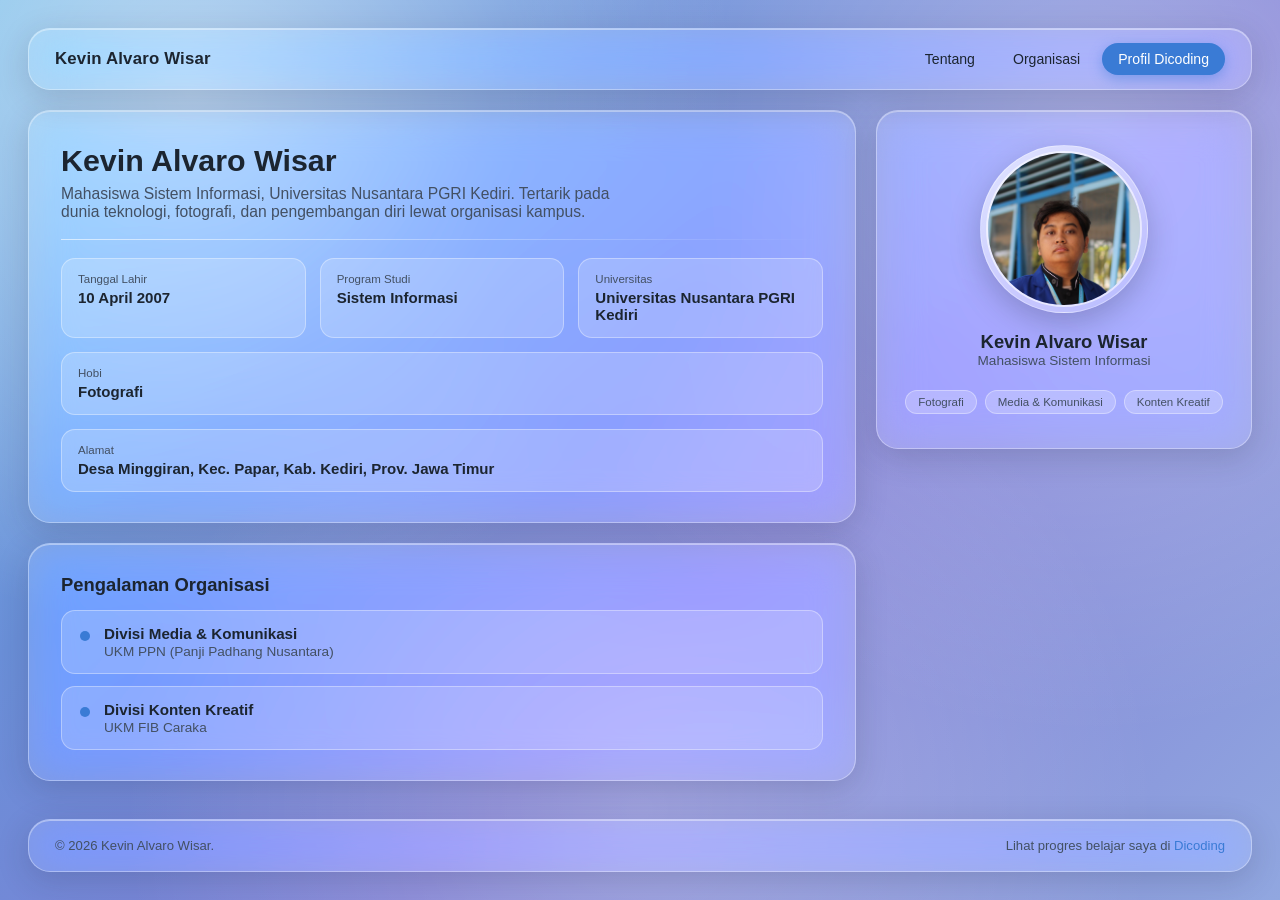
<file: tugas-2/index.html>
<!DOCTYPE html>
<html lang="id">
<head>
<meta charset="UTF-8">
<meta name="viewport" content="width=device-width, initial-scale=1.0">
<title>Kevin Alvaro Wisar — Profil</title>
<style>
  :root{
    --glass-bg: rgba(255,255,255,0.14);
    --glass-bg-strong: rgba(255,255,255,0.22);
    --glass-border: rgba(255,255,255,0.35);
    --text-main: #1c2530;
    --text-soft: #435063;
    --accent: #3a7bd5;
    --accent-2: #6fc3df;
  }

  *{ box-sizing: border-box; margin:0; padding:0; }

  html,body{
    min-height:100%;
    font-family: -apple-system, BlinkMacSystemFont, "SF Pro Text", "Segoe UI", Roboto, sans-serif;
    color: var(--text-main);
  }

  body{
    background:
      radial-gradient(circle at 15% 10%, rgba(255,255,255,0.5), transparent 40%),
      radial-gradient(circle at 85% 15%, rgba(255,255,255,0.35), transparent 45%),
      radial-gradient(circle at 50% 90%, rgba(255,255,255,0.25), transparent 50%),
      linear-gradient(135deg, #74b9e8 0%, #6a8fd8 30%, #7f7fd5 60%, #91a7e0 100%);
    background-attachment: fixed;
    min-height: 100vh;
    display:flex;
    flex-direction:column;
    padding: 28px;
  }

  /* ---------- reusable glass panel ---------- */
  .glass{
    background: var(--glass-bg);
    border: 1px solid var(--glass-border);
    border-radius: 22px;
    backdrop-filter: blur(22px) saturate(160%);
    -webkit-backdrop-filter: blur(22px) saturate(160%);
    box-shadow: 0 8px 32px rgba(31,38,60,0.18), inset 0 1px 0 rgba(255,255,255,0.4);
  }

  /* ---------- header ---------- */
  header{
    display:flex;
    align-items:center;
    justify-content:space-between;
    padding: 14px 26px;
    margin-bottom: 20px;
    position: sticky;
    top: 12px;
    z-index: 10;
  }

  header .brand{
    font-size: 1.05rem;
    font-weight: 600;
    letter-spacing: 0.2px;
  }

  header .brand span{ color: var(--accent); }

  nav ul{
    list-style:none;
    display:flex;
    gap: 6px;
  }

  nav a{
    display:inline-block;
    text-decoration:none;
    color: var(--text-main);
    font-size: 0.88rem;
    font-weight: 500;
    padding: 8px 16px;
    border-radius: 999px;
    transition: background 0.25s ease, transform 0.2s ease;
  }

  nav a:hover{
    background: var(--glass-bg-strong);
    transform: translateY(-1px);
  }

  nav a.cta{
    background: var(--accent);
    color: #fff;
    box-shadow: 0 4px 14px rgba(58,123,213,0.45);
  }

  nav a.cta:hover{ background:#3169bb; }

  /* ---------- layout ---------- */
  .layout{
    flex:1;
    display:flex;
    gap: 20px;
    align-items:flex-start;
    flex-wrap: wrap;
  }

  main{
    flex: 3 1 480px;
    display:flex;
    flex-direction:column;
    gap: 20px;
  }

  aside{
    flex: 1 1 260px;
    display:flex;
    flex-direction:column;
    align-items:center;
    gap: 18px;
    padding: 34px 24px;
    text-align:center;
    position: sticky;
    top: 100px;
  }

  aside .avatar-frame{
    width: 168px;
    height: 168px;
    border-radius: 50%;
    padding: 5px;
    background: linear-gradient(135deg, rgba(255,255,255,0.65), rgba(255,255,255,0.15));
    border: 1px solid var(--glass-border);
    box-shadow: 0 10px 30px rgba(31,38,60,0.25);
  }

  aside img{
    width: 100%;
    height: 100%;
    border-radius: 50%;
    object-fit: cover;
    display:block;
    border: 2px solid rgba(255,255,255,0.6);
  }

  aside h2{
    font-size: 1.15rem;
    font-weight: 600;
  }

  aside .role{
    font-size: 0.85rem;
    color: var(--text-soft);
  }

  aside .tag-row{
    display:flex;
    flex-wrap: wrap;
    justify-content:center;
    gap: 8px;
    margin-top: 4px;
  }

  aside .tag{
    font-size: 0.72rem;
    padding: 5px 12px;
    border-radius: 999px;
    background: var(--glass-bg-strong);
    border: 1px solid var(--glass-border);
    color: var(--text-soft);
  }

  /* ---------- article cards ---------- */
  article{
    padding: 30px 32px;
  }

  article h1{
    font-size: 1.9rem;
    font-weight: 700;
    line-height: 1.25;
    margin-bottom: 6px;
  }

  article .lede{
    color: var(--text-soft);
    font-size: 0.98rem;
    margin-bottom: 18px;
    max-width: 65ch;
  }

  .divider{
    height:1px;
    background: linear-gradient(to right, rgba(255,255,255,0.6), rgba(255,255,255,0));
    margin: 18px 0;
  }

  .info-grid{
    display:flex;
    flex-wrap: wrap;
    gap: 14px;
  }

  .info-item{
    flex: 1 1 220px;
    background: rgba(255,255,255,0.18);
    border: 1px solid var(--glass-border);
    border-radius: 14px;
    padding: 14px 16px;
  }

  .info-item .label{
    font-size: 0.72rem;
    color: var(--text-soft);
    margin-bottom: 4px;
  }

  .info-item .value{
    font-size: 0.94rem;
    font-weight: 600;
  }

  .exp-list{
    display:flex;
    flex-direction:column;
    gap: 12px;
  }

  .exp-item{
    display:flex;
    gap: 14px;
    align-items:flex-start;
    background: rgba(255,255,255,0.16);
    border: 1px solid var(--glass-border);
    border-radius: 14px;
    padding: 14px 18px;
  }

  .exp-dot{
    width: 10px;
    height: 10px;
    border-radius: 50%;
    background: var(--accent);
    margin-top: 6px;
    flex-shrink:0;
  }

  .exp-item h3{
    font-size: 0.95rem;
    font-weight: 600;
    margin-bottom: 2px;
  }

  .exp-item p{
    font-size: 0.85rem;
    color: var(--text-soft);
  }

  section.title-row{
    display:flex;
    align-items:baseline;
    justify-content:space-between;
    margin-bottom: 14px;
  }

  section.title-row h2{
    font-size: 1.15rem;
    font-weight: 600;
  }

  /* ---------- footer ---------- */
  footer{
    margin-top: 24px;
    padding: 18px 26px;
    display:flex;
    align-items:center;
    justify-content:space-between;
    flex-wrap: wrap;
    gap: 10px;
    font-size: 0.82rem;
    color: var(--text-soft);
  }

  footer a{ color: var(--accent); text-decoration:none; }
  footer a:hover{ text-decoration:underline; }

  @media (max-width: 720px){
    body{ padding: 16px; }
    header{ flex-direction:column; gap: 12px; align-items:flex-start; }
    nav ul{ flex-wrap: wrap; }
    aside{ position: static; }
  }
</style>
</head>
<body>

  <header class="glass">
    <div class="brand">Kevin Alvaro Wisar </div>
    <nav>
      <ul>
        <li><a href="#tentang">Tentang</a></li>
        <li><a href="#organisasi">Organisasi</a></li>
        <li><a href="https://www.dicoding.com/users/alvr_xyzar/academies" class="cta" target="_blank" rel="noopener">Profil Dicoding</a></li>
      </ul>
    </nav>
  </header>

  <div class="layout">

    <main>
      <article id="tentang" class="glass">
        <h1>Kevin Alvaro Wisar</h1>
        <p class="lede">Mahasiswa Sistem Informasi, Universitas Nusantara PGRI Kediri. Tertarik pada dunia teknologi, fotografi, dan pengembangan diri lewat organisasi kampus.</p>

        <div class="divider"></div>

        <div class="info-grid">
          <div class="info-item">
            <div class="label">Tanggal Lahir</div>
            <div class="value">10 April 2007</div>
          </div>
          <div class="info-item">
            <div class="label">Program Studi</div>
            <div class="value">Sistem Informasi</div>
          </div>
          <div class="info-item">
            <div class="label">Universitas</div>
            <div class="value">Universitas Nusantara PGRI Kediri</div>
          </div>
          <div class="info-item">
            <div class="label">Hobi</div>
            <div class="value">Fotografi</div>
          </div>
          <div class="info-item" style="flex-basis:100%;">
            <div class="label">Alamat</div>
            <div class="value">Desa Minggiran, Kec. Papar, Kab. Kediri, Prov. Jawa Timur</div>
          </div>
        </div>
      </article>

      <article id="organisasi" class="glass">
        <section class="title-row">
          <h2>Pengalaman Organisasi</h2>
        </section>
        <div class="exp-list">
          <div class="exp-item">
            <span class="exp-dot"></span>
            <div>
              <h3>Divisi Media &amp; Komunikasi</h3>
              <p>UKM PPN (Panji Padhang Nusantara)</p>
            </div>
          </div>
          <div class="exp-item">
            <span class="exp-dot"></span>
            <div>
              <h3>Divisi Konten Kreatif</h3>
              <p>UKM FIB Caraka</p>
            </div>
          </div>
        </div>
      </article>
    </main>

    <aside class="glass">
      <div class="avatar-frame">
        <img src="foto_crop.jpg" alt="Foto Kevin Alvaro Wisar">
      </div>
      <div>
        <h2>Kevin Alvaro Wisar</h2>
        <div class="role">Mahasiswa Sistem Informasi</div>
      </div>
      <div class="tag-row">
        <span class="tag">Fotografi</span>
        <span class="tag">Media &amp; Komunikasi</span>
        <span class="tag">Konten Kreatif</span>
      </div>
    </aside>

  </div>

  <footer class="glass">
    <div>&copy; 2026 Kevin Alvaro Wisar.</div>
    <div>Lihat progres belajar saya di <a href="https://www.dicoding.com/users/alvr_xyzar/academies" target="_blank" rel="noopener">Dicoding</a></div>
  </footer>

</body>
</html>
</file>
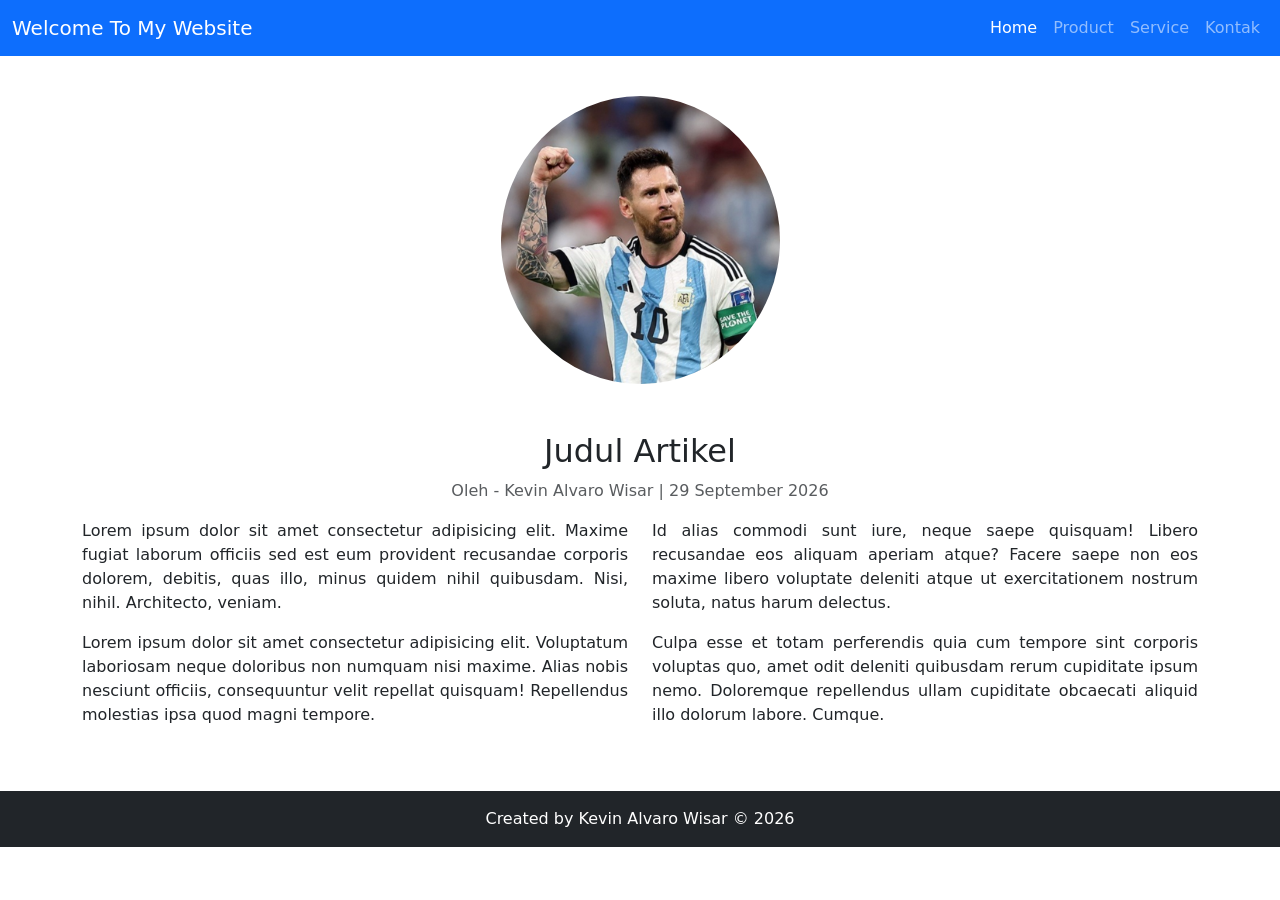
<file: web-bootstrap/index.html>
<!DOCTYPE html>
<html lang="en">

<head>
    <meta charset="UTF-8">
    <meta name="viewport" content="width=device-width, initial-scale=1.0">
    <title>Web Bootstrap</title>

    <!-- CSS Bootstrap -->
    <link href="https://cdn.jsdelivr.net/npm/bootstrap@5.3.8/dist/css/bootstrap.min.css"
        rel="stylesheet"
        integrity="sha384-sRIl4kxILFvY47J16cr9ZwB07vP4J8+LH7qKQnuqkuIAvNWLzeN8tE5YBujZqJLB"
        crossorigin="anonymous">

    <style>
        .text-justify {
            text-align: justify;
        }
    </style>
</head>

<body>

    <!-- Navbar -->
    <nav class="navbar navbar-expand-lg bg-primary navbar-dark fixed-top">

        <div class="container-fluid">

            <a class="navbar-brand" href="#">
                Welcome To My Website
            </a>

            <!-- Tombol Navbar Mobile -->
            <button class="navbar-toggler"
                type="button"
                data-bs-toggle="collapse"
                data-bs-target="#navbarNavAltMarkup"
                aria-controls="navbarNavAltMarkup"
                aria-expanded="false"
                aria-label="Toggle navigation">

                <span class="navbar-toggler-icon"></span>

            </button>

            <!-- Menu Navbar -->
            <div class="collapse navbar-collapse" id="navbarNavAltMarkup">

                <div class="navbar-nav ms-auto">

                    <a class="nav-link active" aria-current="page" href="#">
                        Home
                    </a>

                    <a class="nav-link" href="#">
                        Product
                    </a>

                    <a class="nav-link" href="#">
                        Service
                    </a>

                    <a class="nav-link" href="#">
                        Kontak
                    </a>

                </div>

            </div>

        </div>

    </nav>


    <!-- Foto / Hero -->
    <div class="container text-center mt-5 pt-5">

        <img src="img/messi.jpg"
            class="img-fluid rounded-circle w-25"
            alt="Foto Messi">

    </div>


    <!-- Artikel -->
    <main class="container my-5">

        <!-- Judul -->
        <h2 class="text-center">
            Judul Artikel
        </h2>

        <!-- Penulis -->
        <p class="text-muted text-center">
            Oleh - Kevin Alvaro Wisar | 29 September 2026
        </p>


        <!-- Dua Kolom Paragraf -->
        <div class="row g-4">

            <!-- Kolom Kiri -->
            <div class="col-12 col-md-6">

                <p class="text-justify">
                    Lorem ipsum dolor sit amet consectetur adipisicing elit.
                    Maxime fugiat laborum officiis sed est eum provident
                    recusandae corporis dolorem, debitis, quas illo, minus
                    quidem nihil quibusdam. Nisi, nihil. Architecto, veniam.
                </p>

                <p class="text-justify">
                    Lorem ipsum dolor sit amet consectetur adipisicing elit.
                    Voluptatum laboriosam neque doloribus non numquam nisi
                    maxime. Alias nobis nesciunt officiis, consequuntur velit
                    repellat quisquam! Repellendus molestias ipsa quod magni
                    tempore.
                </p>

            </div>


            <!-- Kolom Kanan -->
            <div class="col-12 col-md-6">

                <p class="text-justify">
                    Id alias commodi sunt iure, neque saepe quisquam!
                    Libero recusandae eos aliquam aperiam atque? Facere saepe
                    non eos maxime libero voluptate deleniti atque ut
                    exercitationem nostrum soluta, natus harum delectus.
                </p>

                <p class="text-justify">
                    Culpa esse et totam perferendis quia cum tempore sint
                    corporis voluptas quo, amet odit deleniti quibusdam rerum
                    cupiditate ipsum nemo. Doloremque repellendus ullam
                    cupiditate obcaecati aliquid illo dolorum labore. Cumque.
                </p>

            </div>

        </div>

    </main>


    <!-- Footer -->
    <footer class="bg-dark text-white text-center py-3">

        Created by Kevin Alvaro Wisar © 2026

    </footer>


    <!-- JavaScript Bootstrap -->
    <script src="https://cdn.jsdelivr.net/npm/bootstrap@5.3.8/dist/js/bootstrap.bundle.min.js"
        integrity="sha384-FKyoEForCGlyvwx9Hj09JcYn3nv7wiPVlz7YYwJrVfCXXK/BmnVDxM+D2scQbITxI"
        crossorigin="anonymous">
    </script>

</body>

</html>
</file>
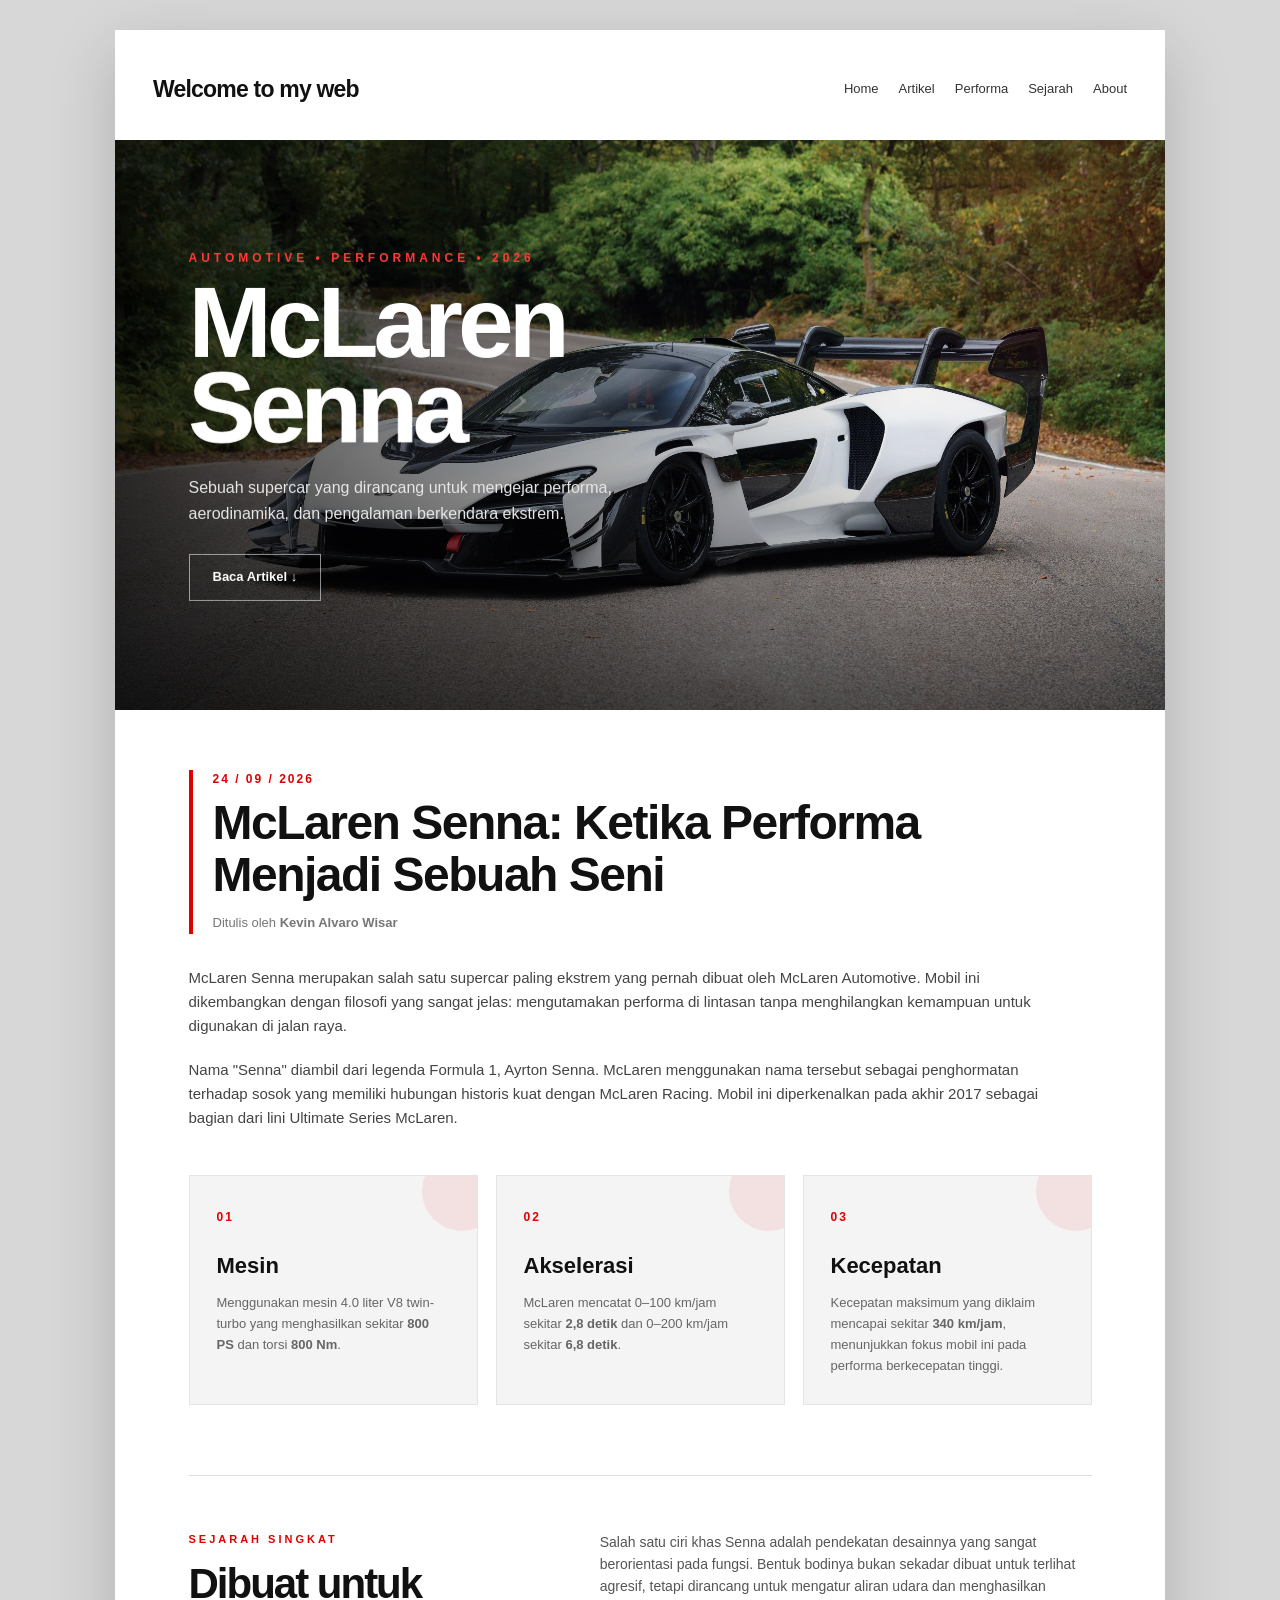
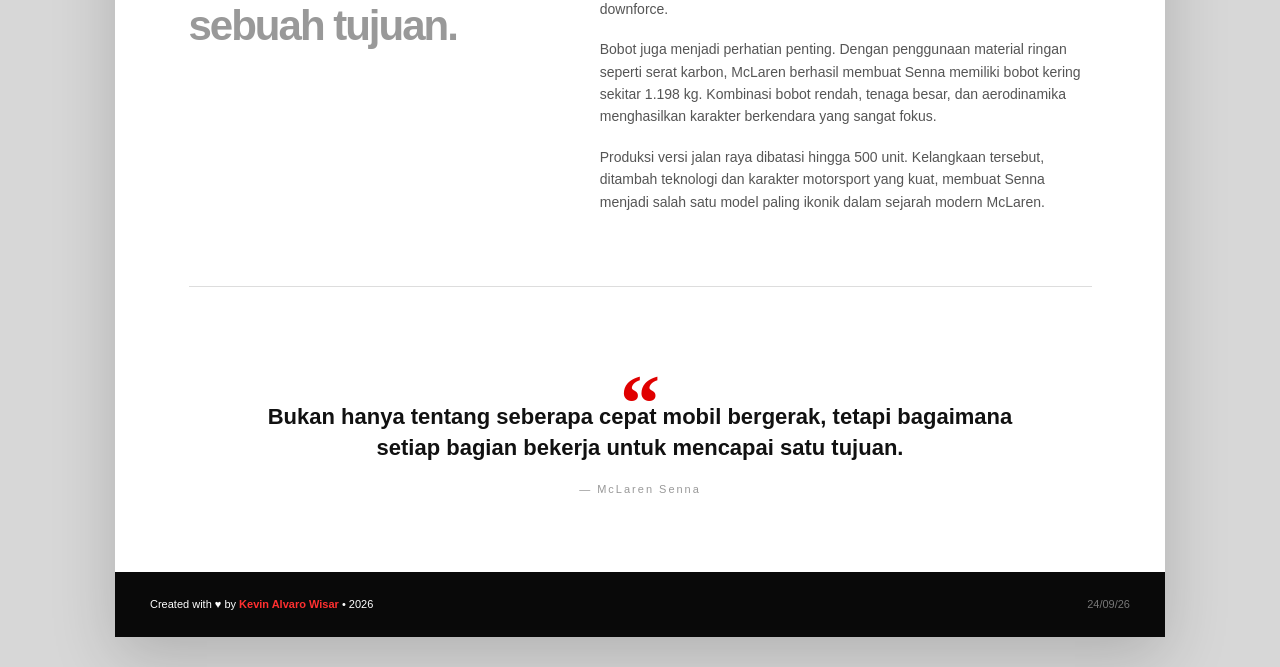
<file: web-css/index.html>
<!doctype html>
<html lang="id">
  <head>
    <meta charset="UTF-8" />
    <meta name="viewport" content="width=device-width, initial-scale=1.0" />
    <title>McLaren Senna | Kevin Alvaro Wisar</title>
    <link rel="stylesheet" href="css/style.css" />
  </head>
  <body>
    <div class="page">
      <header class="header">
        <div class="brand">Welcome to my web</div>
        <nav>
          <a href="#home">Home</a>
          <a href="#artikel">Artikel</a>
          <a href="#performa">Performa</a>
          <a href="#sejarah">Sejarah</a>
          <a href="#about">About</a>
        </nav>
      </header>

      <main>
        <section class="hero" id="home">
          <div class="hero-overlay"></div>
          <img src="img/3430571.jpg" alt="McLaren Senna" class="hero-image" />

          <div class="hero-content">
            <p class="eyebrow">AUTOMOTIVE • PERFORMANCE • 2026</p>
            <h1>McLaren<br /><span>Senna</span></h1>
            <p class="hero-text">
              Sebuah supercar yang dirancang untuk mengejar performa,
              aerodinamika, dan pengalaman berkendara ekstrem.
            </p>
            <a href="#artikel" class="button">Baca Artikel ↓</a>
          </div>
        </section>

        <article class="article" id="artikel">
          <div class="article-heading">
            <p class="date">24 / 09 / 2026</p>
            <h2>McLaren Senna: Ketika Performa Menjadi Sebuah Seni</h2>
            <p class="author">
              Ditulis oleh <strong>Kevin Alvaro Wisar</strong>
            </p>
          </div>

          <p>
            McLaren Senna merupakan salah satu supercar paling ekstrem yang
            pernah dibuat oleh McLaren Automotive. Mobil ini dikembangkan dengan
            filosofi yang sangat jelas: mengutamakan performa di lintasan tanpa
            menghilangkan kemampuan untuk digunakan di jalan raya.
          </p>

          <p>
            Nama "Senna" diambil dari legenda Formula 1, Ayrton Senna. McLaren
            menggunakan nama tersebut sebagai penghormatan terhadap sosok yang
            memiliki hubungan historis kuat dengan McLaren Racing. Mobil ini
            diperkenalkan pada akhir 2017 sebagai bagian dari lini Ultimate
            Series McLaren.
          </p>

          <section class="info-grid" id="performa">
            <div class="info-card">
              <span class="number">01</span>
              <h3>Mesin</h3>
              <p>
                Menggunakan mesin 4.0 liter V8 twin-turbo yang menghasilkan
                sekitar <strong>800 PS</strong> dan torsi
                <strong>800 Nm</strong>.
              </p>
            </div>

            <div class="info-card">
              <span class="number">02</span>
              <h3>Akselerasi</h3>
              <p>
                McLaren mencatat 0–100 km/jam sekitar
                <strong>2,8 detik</strong> dan 0–200 km/jam sekitar
                <strong>6,8 detik</strong>.
              </p>
            </div>

            <div class="info-card">
              <span class="number">03</span>
              <h3>Kecepatan</h3>
              <p>
                Kecepatan maksimum yang diklaim mencapai sekitar
                <strong>340 km/jam</strong>, menunjukkan fokus mobil ini pada
                performa berkecepatan tinggi.
              </p>
            </div>
          </section>

          <section class="history" id="sejarah">
            <div>
              <p class="section-label">SEJARAH SINGKAT</p>
              <h2>Dibuat untuk<br /><span>sebuah tujuan.</span></h2>
            </div>

            <div class="history-text">
              <p>
                Salah satu ciri khas Senna adalah pendekatan desainnya yang
                sangat berorientasi pada fungsi. Bentuk bodinya bukan sekadar
                dibuat untuk terlihat agresif, tetapi dirancang untuk mengatur
                aliran udara dan menghasilkan downforce.
              </p>
              <p>
                Bobot juga menjadi perhatian penting. Dengan penggunaan material
                ringan seperti serat karbon, McLaren berhasil membuat Senna
                memiliki bobot kering sekitar 1.198 kg. Kombinasi bobot rendah,
                tenaga besar, dan aerodinamika menghasilkan karakter berkendara
                yang sangat fokus.
              </p>
              <p>
                Produksi versi jalan raya dibatasi hingga 500 unit. Kelangkaan
                tersebut, ditambah teknologi dan karakter motorsport yang kuat,
                membuat Senna menjadi salah satu model paling ikonik dalam
                sejarah modern McLaren.
              </p>
            </div>
          </section>

          <div class="quote">
            <span>“</span>
            Bukan hanya tentang seberapa cepat mobil bergerak, tetapi bagaimana
            setiap bagian bekerja untuk mencapai satu tujuan.
            <small>— McLaren Senna</small>
          </div>
        </article>
      </main>

      <footer id="about">
        <p>Created with ♥ by <strong>Kevin Alvaro Wisar</strong> • 2026</p>
        <p class="footer-date">24/09/26</p>
      </footer>
    </div>
  </body>
</html>
</file>
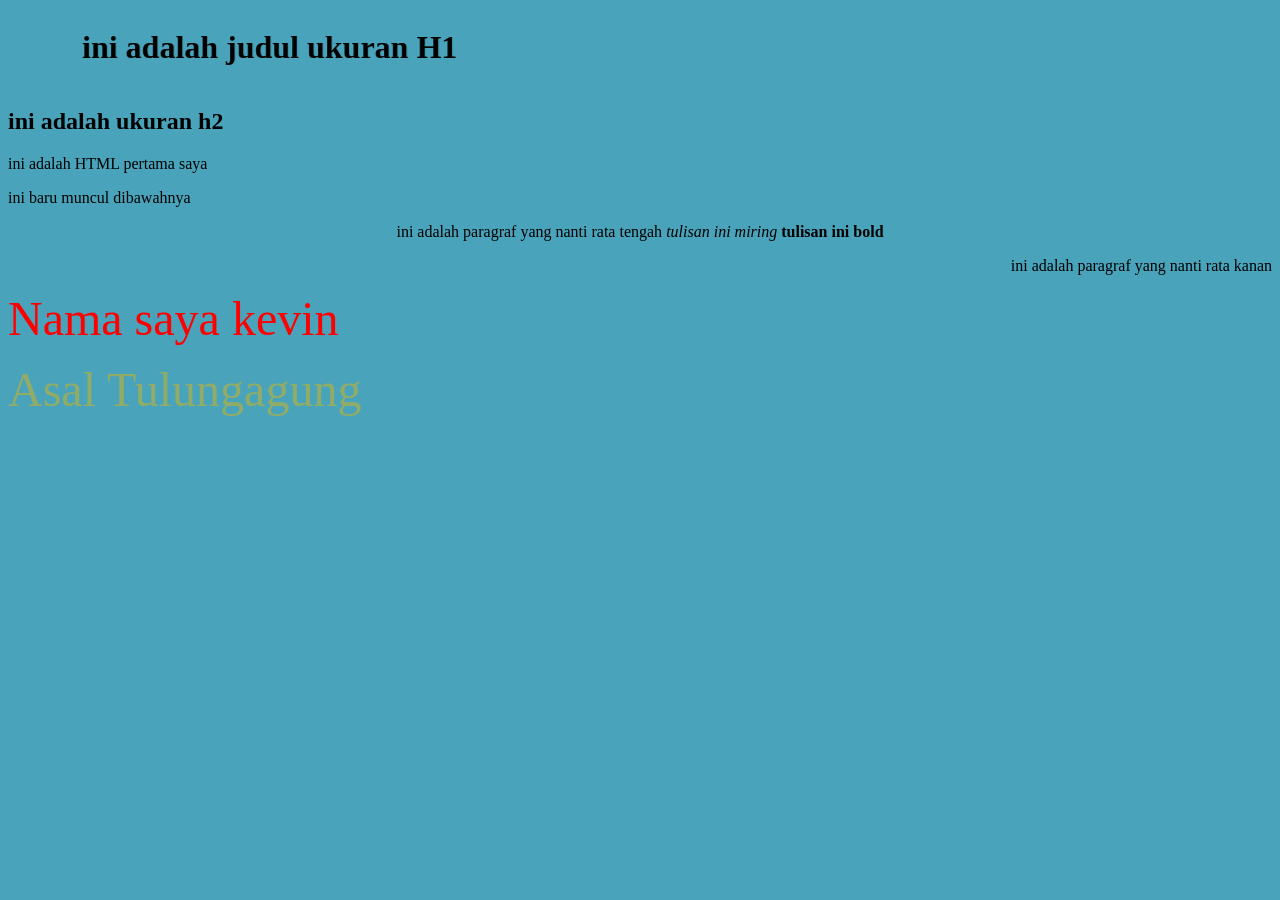
<file: tugas 1/tugas1.html>
<html>
    <head>
         <title>HTML Tugas 1</title>
    </head>

    <body bgcolor="#49A4BB">

        <marquee behavior="alternate" direction="right">
               <h1> ini adalah judul ukuran H1</h1>
        </marquee>
       
        <h2> ini adalah ukuran h2</h2>
        <P>ini adalah HTML pertama saya </P>
        <p> ini baru muncul dibawahnya</p>
        <P align="center"> ini adalah paragraf yang nanti rata tengah <i> tulisan ini miring </i>  <B> tulisan ini bold</B></P>
        <P align="right"> ini adalah paragraf yang nanti rata kanan </P>
       <p> <font size="20" color = "red"> Nama saya kevin</font></p>
        <p><font size="20" color = "#91AC67"> Asal Tulungagung</font> </p>
    </body>
</html>
</file>
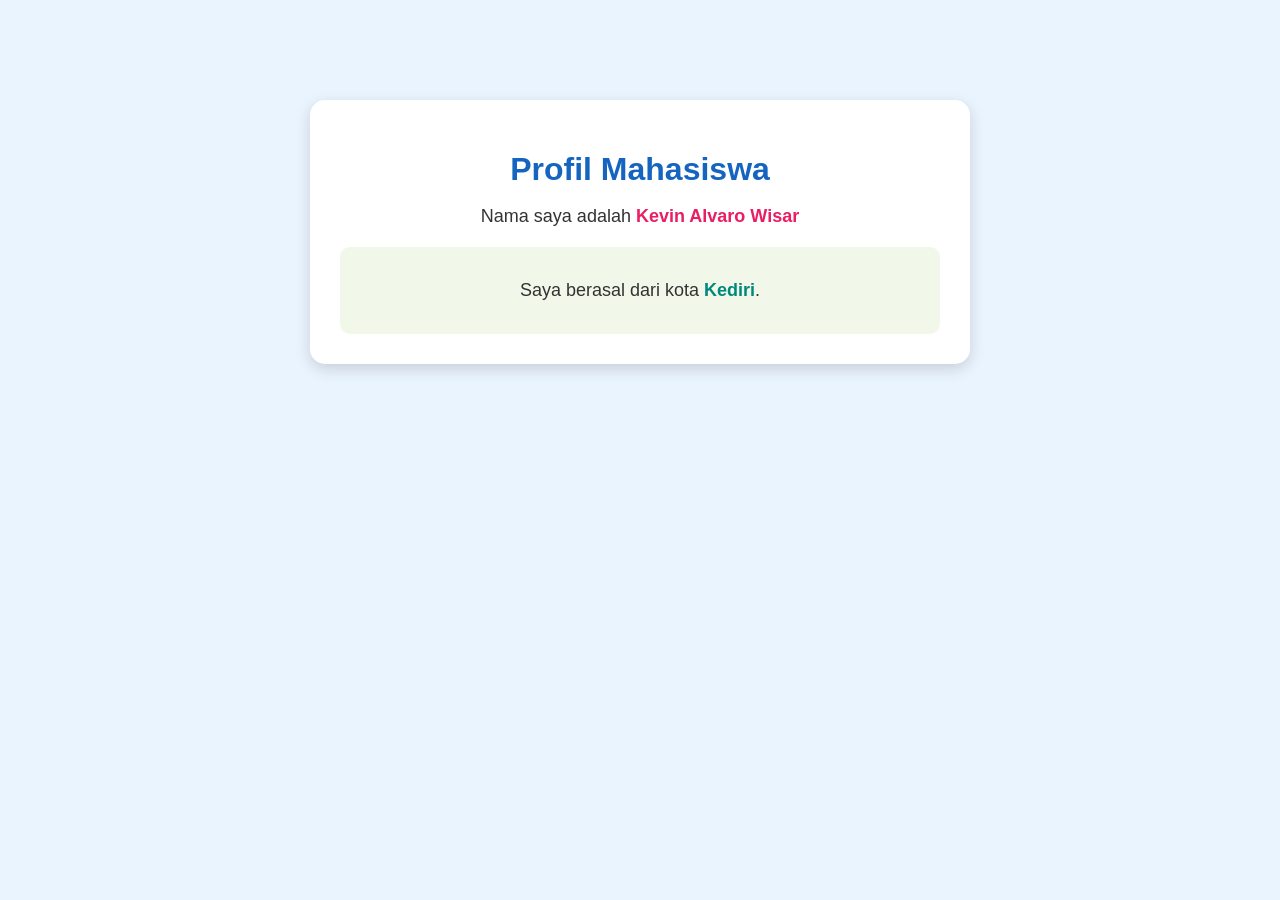
<file: tugas3/tugas-css1.html>
<!doctype html>
<html lang="id">
  <head>
    <meta charset="UTF-8" />
    <meta name="viewport" content="width=device-width, initial-scale=1.0" />
    <title>Tugas CSS</title>

    <style>
      body {
        background-color: #eaf4ff;
        font-family: Arial, sans-serif;
        margin: 0;
        padding: 0;
      }

      .container {
        width: 80%;
        max-width: 600px;
        margin: 100px auto;
        background-color: white;
        padding: 30px;
        text-align: center;
        border-radius: 15px;
        box-shadow: 0 5px 15px rgba(0, 0, 0, 0.15);
      }

      h1 {
        color: #1565c0;
        margin-bottom: 10px;
      }

      p {
        color: #333333;
        font-size: 18px;
      }

      .nama {
        color: #e91e63;
        font-weight: bold;
      }

      .kota {
        color: #00897b;
        font-weight: bold;
      }

      .info {
        background-color: #f1f8e9;
        padding: 15px;
        border-radius: 10px;
        margin-top: 20px;
      }
    </style>
  </head>

  <body>
    <div class="container">
      <h1>Profil Mahasiswa</h1>

      <p>
        Nama saya adalah
        <span class="nama">Kevin Alvaro Wisar</span>
      </p>

      <div class="info">
        <p>
          Saya berasal dari kota
          <span class="kota">Kediri</span>.
        </p>
      </div>
    </div>
  </body>
</html>
</file>
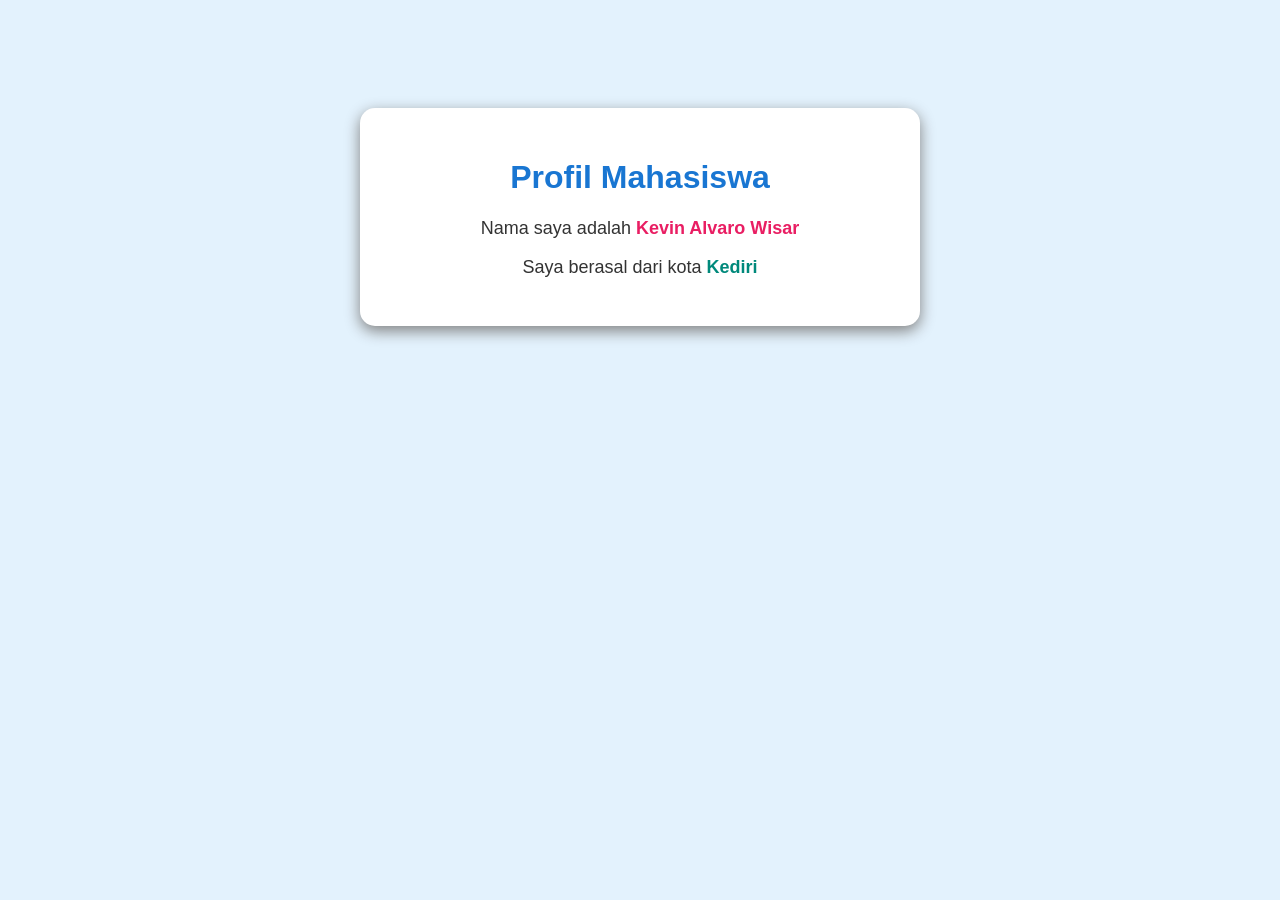
<file: tugas3/tugas-css2.html>
<!doctype html>
<html lang="id">
  <head>
    <meta charset="UTF-8" />
    <meta name="viewport" content="width=device-width, initial-scale=1.0" />

    <title>Tugas CSS 2</title>

    <link rel="stylesheet" href="style.css" />
  </head>

  <body>
    <div class="container">
      <h1>Profil Mahasiswa</h1>

      <p>
        Nama saya adalah
        <span class="nama">Kevin Alvaro Wisar</span>
      </p>

      <p>
        Saya berasal dari kota
        <span class="kota">Kediri</span>
      </p>
    </div>
  </body>
</html>
</file>
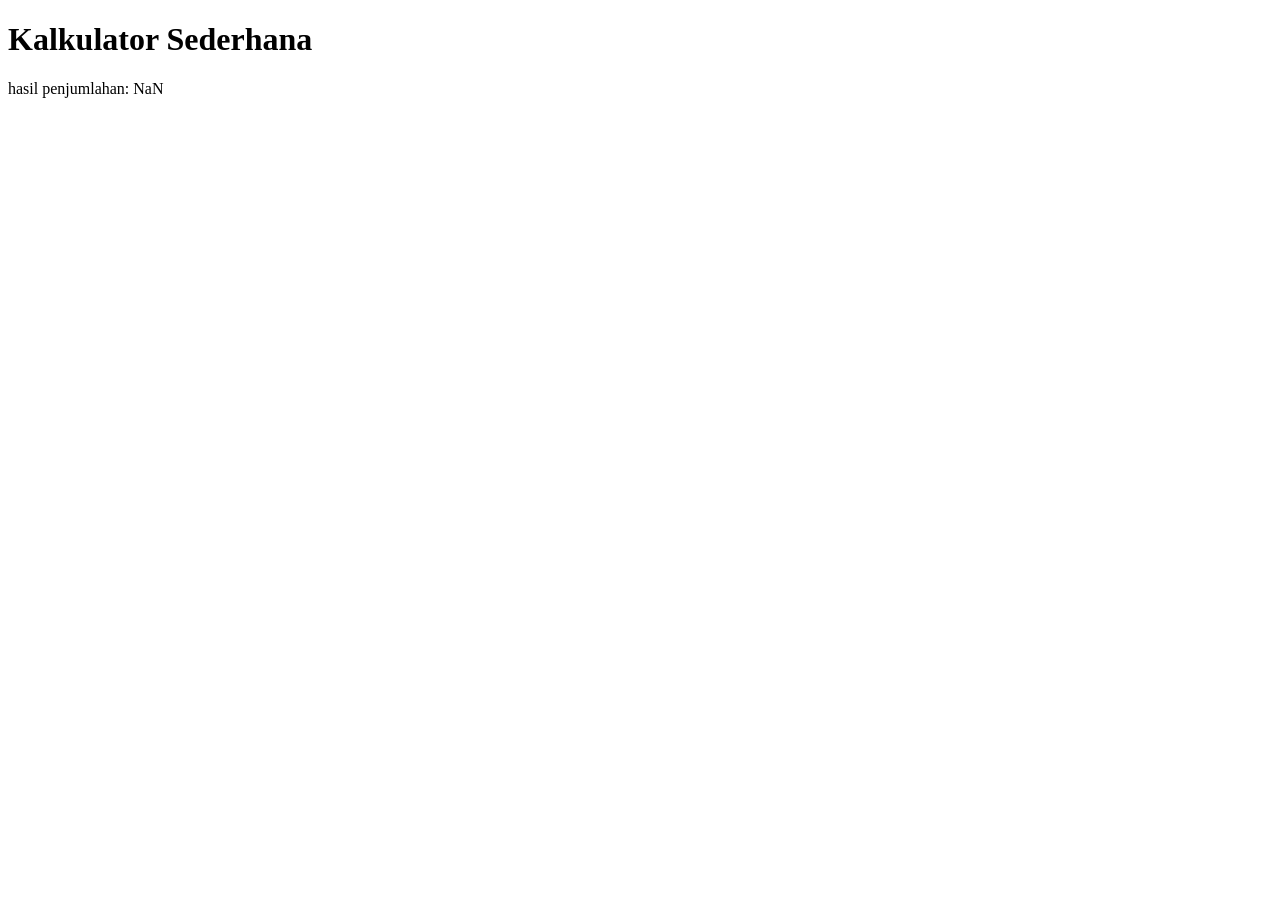
<file: web-javascript/web-javascript/calculator-js.html>
<!DOCTYPE html>
<html lang="en">
<head>
    <meta charset="UTF-8">
    <meta name="viewport" content="width=device-width, initial-scale=1.0">
    <title>Kalkulator Sederhana</title>
</head>
<body>
    <h1>Kalkulator Sederhana</h1>

    <script>
        // Mengambil input dan langsung mengubahnya menjadi tipe data angka (parseFloat / Number)
        let angka1 = parseFloat(prompt("Masukkan angka pertama:"));
        let angka2 = parseFloat(prompt("Masukkan angka kedua:"));
        
        let penjumlahan = parseFloat(angka1) + parseFloat(angka2);

        document.write("hasil penjumlahan: " + penjumlahan);
        

    </script>
</body>
</html>
</file>
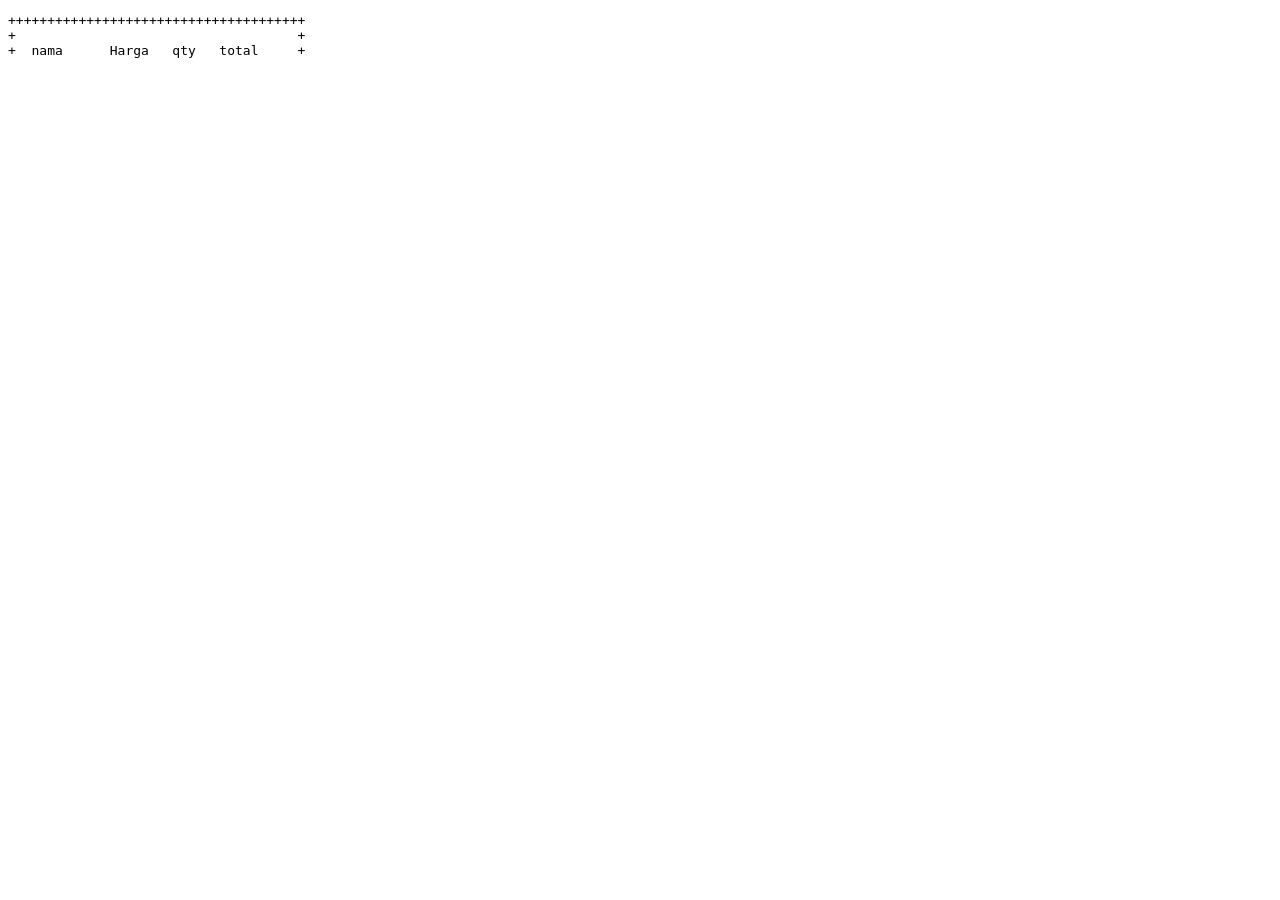
<file: web-javascript/web-javascript/kasir-js.html>
<!DOCTYPE html>
<html lang="id">
<head>
    <meta charset="UTF-8">
    <meta name="viewport" content="width=device-width, initial-scale=1.0">
    <title>KASIR-JS</title>
</head>
<body>

    <script>
        // 1. Mengambil input via pop-up prompt
        let nama = prompt("Masukkan nama barang:");
        let harga = parseFloat(prompt("Masukkan harga barang:"));
        let qty = parseInt(prompt("Masukkan jumlah beli (qty):"));

        // 2. Perhitungan total dan diskon (> 50.000 dapat diskon 10%)
        let totalBelanja = harga * qty;
        let diskon = 0;

        if (totalBelanja > 50000) {
            diskon = totalBelanja * 0.10;
        }

        let pembayaran = totalBelanja - diskon;

        // 3. Format angka ke gaya Indonesia
        let fHarga = harga.toLocaleString('id-ID');
        let fTotal = totalBelanja.toLocaleString('id-ID');
        let fDiskon = diskon.toLocaleString('id-ID');
        let fBayar = pembayaran.toLocaleString('id-ID');

        // 4. Menampilkan struk ke halaman web menggunakan document.write dan <pre>
        document.write("<pre>");
        document.write("++++++++++++++++++++++++++++++++++++++\n");
        document.write("+                                    +\n");
        document.write("+  nama      Harga   qty   total     +\n");
        document.write("+  " + nama.padEnd(10) + "  " + fHarga.padEnd(7) + "  " + qty.toString().padEnd(3) + "   " + fTotal.padEnd(8) + " +\n");
        document.write("+                                    +\n");
        document.write("+  total belanja   " + fTotal.padEnd(10) + " +\n");
        document.write("+  diskon          " + fDiskon.padEnd(10) + " +\n");
        document.write("+  pembayaran      " + fBayar.padEnd(10) + " +\n");
        document.write("+                                    +\n");
        document.write("++++++++++++++++++++++++++++++++++++++");
        document.write("</pre>");
    </script>

</body>
</html>
</file>
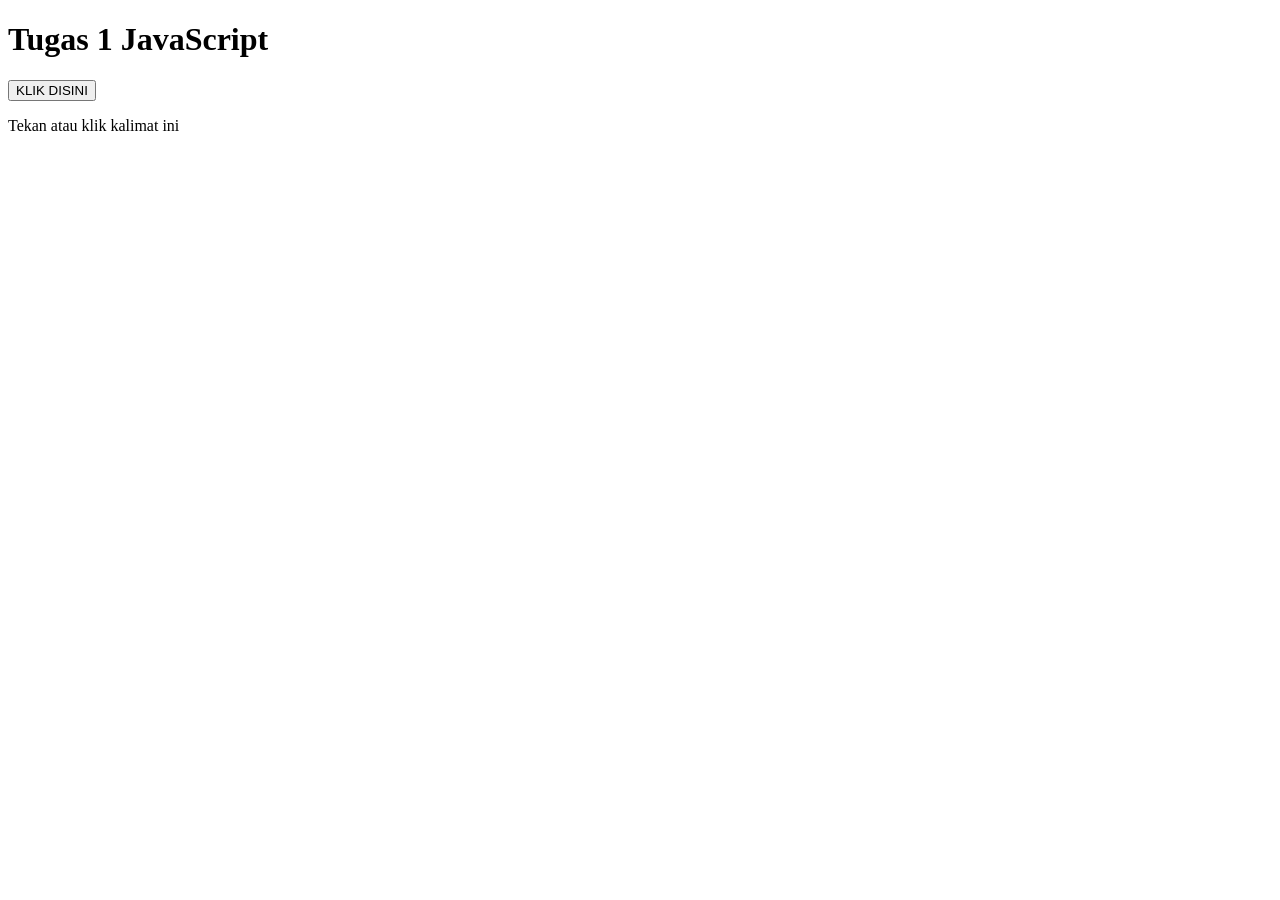
<file: web-javascript/web-javascript/tugas1-js.html>
<!DOCTYPE html>
<html lang="en">
<head>
    <meta charset="UTF-8">
    <meta name="viewport" content="width=device-width, initial-scale=1.0">
    <title>Tugas 1 JS</title>
</head>
<body>
    <h1>Tugas 1 JavaScript</h1>

    <!-- penulisan js dengan inline -->
     <button onclick="alert('Tombol di tekan!')">KLIK DISINI</button>

     <p onclick="alert('kalimat ini di klik')">Tekan atau klik kalimat ini</p>

    <!-- contoh penulisan JS eksternal JS-->
    <script type="text/javascript" src="my.js">
    </script>
</body>
</html>
</file>
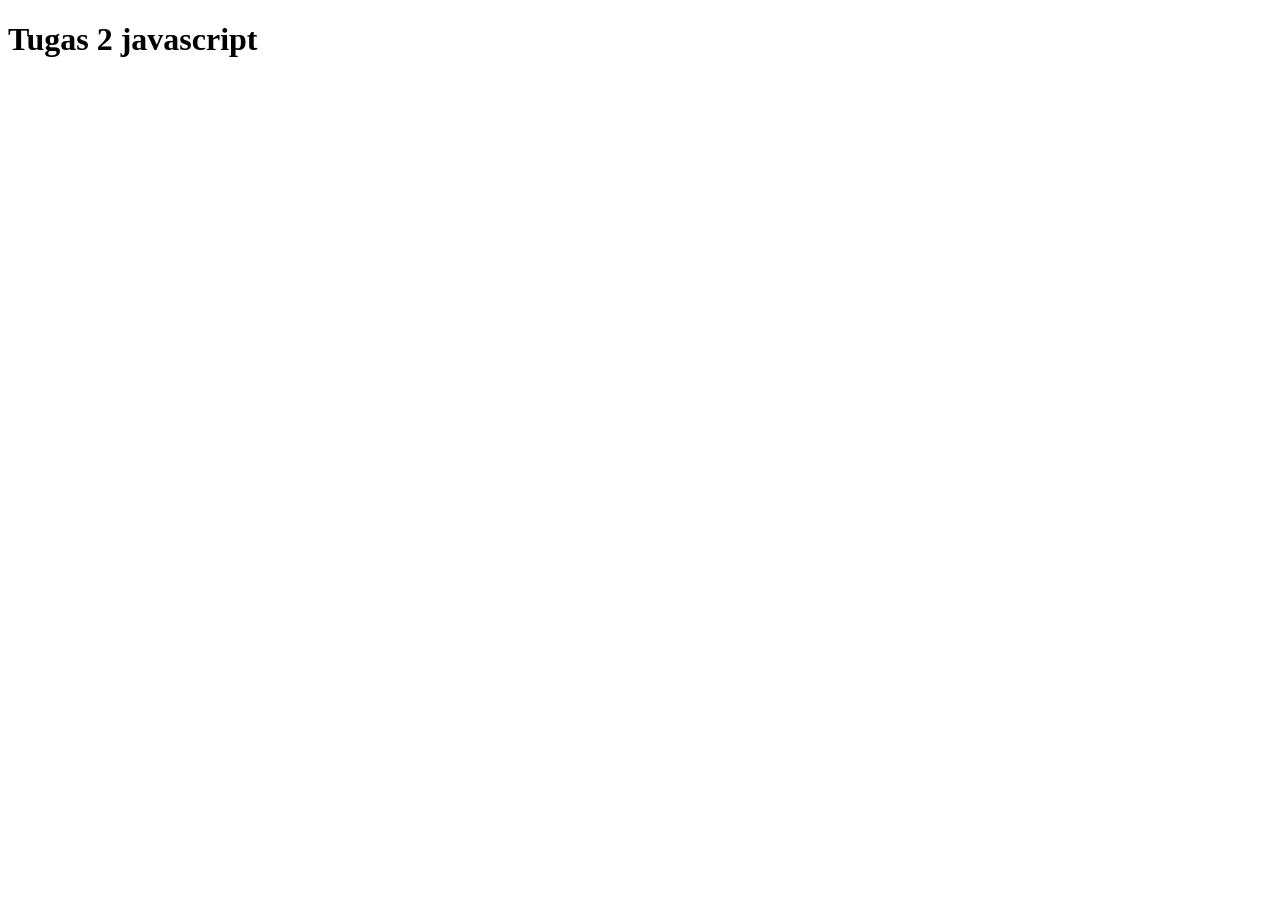
<file: web-javascript/web-javascript/tugas2-js.html>
<!DOCTYPE html>
<html lang="en">
<head>
    <meta charset="UTF-8">
    <meta name="viewport" content="width=device-width, initial-scale=1.0">
    <title>Tugas 2 javascript</title>
</head>
<body>
    <h1>Tugas 2 javascript</h1>

    <script type="text/javascript">
        var nama = kevin 
        var umur = 20 
        let alamat = "kediri"
     
        const PHI = 3.14;

    </script>
  
    
</body>
</html>
</file>
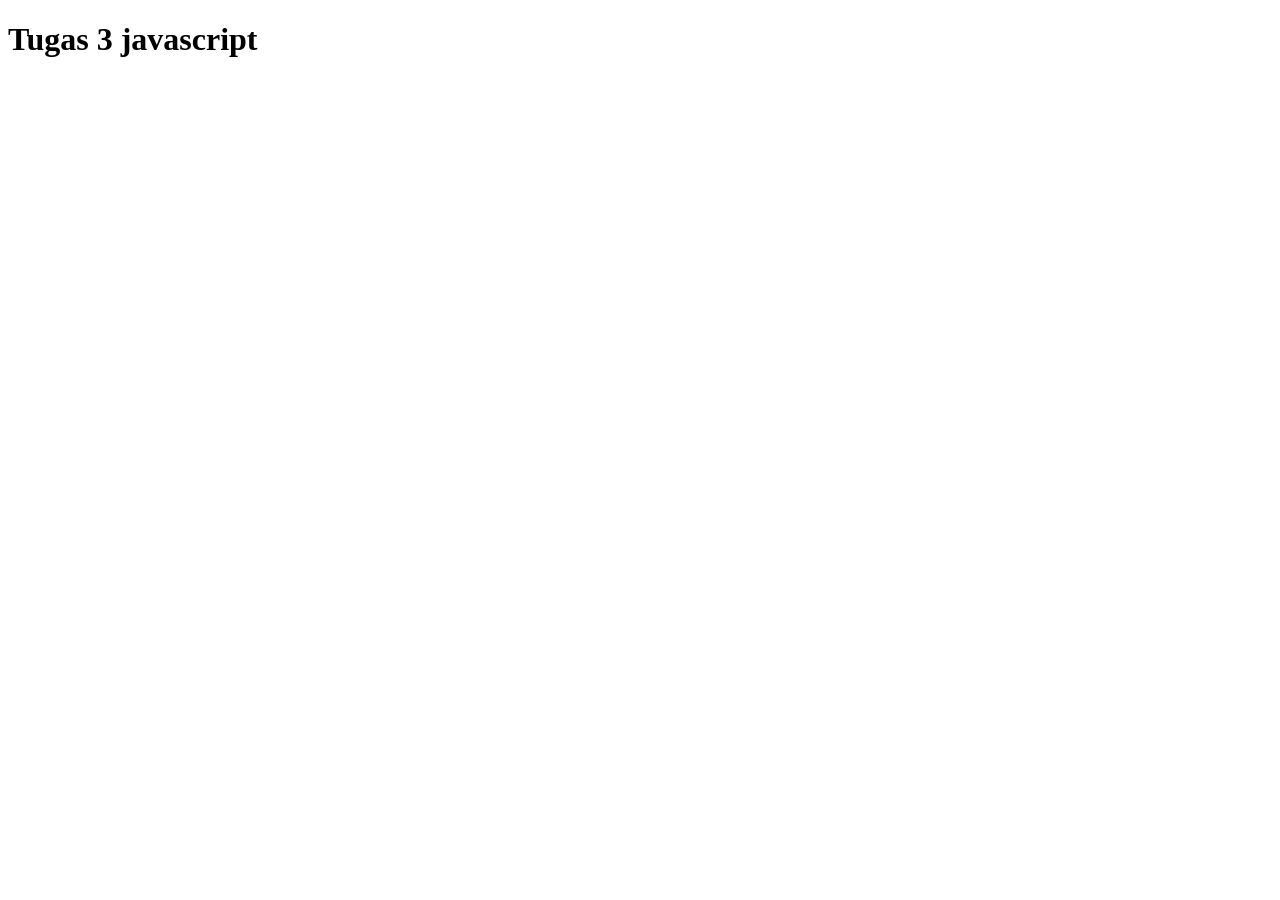
<file: web-javascript/web-javascript/tugas3-js.html>
<!DOCTYPE html>
<html lang="en">
<head>
    <meta charset="UTF-8">
    <meta name="viewport" content="width=device-width, initial-scale=1.0">
    <title>Tugas 3 javascript</title>
</head>
<body>
    <h1>Tugas 3 javascript</h1>

    <script type="text/javascript">
        document.write("<p>Hasil penjumlahan: " + hasil1 + "</p>");
        console.log("Hasil penjumlahan:", hasil1);
        
    </script>
</body>
</html>
</file>
<file: web-css/css/style.css>
* {
    margin: 0;
    padding: 0;
    box-sizing: border-box;
}

html {
    scroll-behavior: smooth;
}

body {
    font-family: Arial, Helvetica, sans-serif;
    background: #d7d7d7;
    color: #111;
    line-height: 1.6;
}

/* Container utama */
.page {
    width: min(100% - 40px, 1050px);
    margin: 30px auto;
    background: #fff;
    box-shadow: 0 20px 60px rgba(0, 0, 0, 0.18);
    overflow: hidden;
}



.header {
    min-height: 110px;
    padding: 28px 38px 20px;
    background: #fff;
    display: flex;
    align-items: center;
    justify-content: space-between;
    gap: 30px;
    position: relative;
    z-index: 10;
}

.brand {
    font-size: 23px;
    font-weight: 800;
    letter-spacing: -0.8px;
}

nav {
    display: flex;
    gap: 20px;
}

nav a {
    color: #333;
    text-decoration: none;
    font-size: 13px;
    position: relative;
    transition: 0.3s ease;
}

nav a::after {
    content: "";
    position: absolute;
    left: 0;
    bottom: -7px;
    width: 0;
    height: 2px;
    background: #e00000;
    transition: 0.3s ease;
}

nav a:hover {
    color: #e00000;
}

nav a:hover::after {
    width: 100%;
}



.hero {
    height: 570px;
    position: relative;
    overflow: hidden;
    background: #111;
}

.hero-image {
    width: 100%;
    height: 100%;
    object-fit: cover;
    display: block;
    animation: slowZoom 12s ease-in-out infinite alternate;
}

.hero-overlay {
    position: absolute;
    inset: 0;
    z-index: 1;
    background:
        linear-gradient(90deg, rgba(0,0,0,.78) 0%, rgba(0,0,0,.40) 38%, rgba(0,0,0,.05) 75%),
        linear-gradient(0deg, rgba(0,0,0,.55), transparent 45%);
}

.hero::after {
    content: "";
    position: absolute;
    width: 280px;
    height: 280px;
    border-radius: 50%;
    background: rgba(255, 0, 0, 0.16);
    filter: blur(80px);
    right: -80px;
    top: -80px;
    z-index: 2;
    animation: floatGlow 5s ease-in-out infinite;
}

.hero-content {
    position: absolute;
    z-index: 3;
    left: 7%;
    top: 50%;
    transform: translateY(-50%);
    color: white;
    max-width: 540px;
    animation: revealUp 1s ease both;
}

.eyebrow {
    font-size: 12px;
    letter-spacing: 4px;
    color: #ff3838;
    font-weight: bold;
    margin-bottom: 12px;
}

.hero h1 {
    font-size: clamp(55px, 8vw, 100px);
    line-height: .85;
    letter-spacing: -5px;
    margin-bottom: 25px;
}

.hero h1 span {
    color: #fff;
    -webkit-text-stroke: 1px rgba(255,255,255,.8);
}

.hero-text {
    font-size: 16px;
    max-width: 460px;
    color: #e6e6e6;
    margin-bottom: 28px;
}

.button {
    display: inline-block;
    padding: 12px 23px;
    border: 1px solid rgba(255,255,255,.55);
    color: white;
    text-decoration: none;
    font-size: 13px;
    font-weight: bold;
    transition: .3s ease;
    backdrop-filter: blur(8px);
}

.button:hover {
    background: #e00000;
    border-color: #e00000;
    transform: translateY(-3px);
    box-shadow: 0 10px 30px rgba(224,0,0,.25);
}



.article {
    padding: 60px 7%;
}

.article-heading {
    border-left: 4px solid #e00000;
    padding-left: 20px;
    margin-bottom: 32px;
}

.date {
    color: #e00000;
    font-size: 12px;
    font-weight: bold;
    letter-spacing: 2px;
    margin-bottom: 8px;
}

.article-heading h2 {
    font-size: clamp(30px, 4vw, 48px);
    line-height: 1.08;
    letter-spacing: -1.5px;
    max-width: 800px;
}

.author {
    margin-top: 12px;
    font-size: 13px;
    color: #777;
}

.article > p {
    font-size: 15px;
    color: #444;
    max-width: 850px;
    margin-bottom: 20px;
}



.info-grid {
    display: grid;
    grid-template-columns: repeat(3, 1fr);
    gap: 18px;
    margin: 45px 0 70px;
}

.info-card {
    padding: 27px;
    min-height: 220px;
    background: #f4f4f4;
    border: 1px solid #e4e4e4;
    position: relative;
    overflow: hidden;
    transition: .35s ease;
}

.info-card::before {
    content: "";
    position: absolute;
    width: 80px;
    height: 80px;
    right: -25px;
    top: -25px;
    background: #e00000;
    border-radius: 50%;
    opacity: .08;
    transition: .35s ease;
}

.info-card:hover {
    transform: translateY(-8px);
    background: #fff;
    box-shadow: 0 18px 35px rgba(0,0,0,.10);
    border-color: #ddd;
}

.info-card:hover::before {
    transform: scale(2.2);
}

.number {
    font-size: 12px;
    font-weight: bold;
    color: #e00000;
    letter-spacing: 2px;
}

.info-card h3 {
    font-size: 22px;
    margin: 20px 0 10px;
}

.info-card p {
    color: #666;
    font-size: 13px;
}



.history {
    display: grid;
    grid-template-columns: 1fr 1.4fr;
    gap: 60px;
    padding: 55px 0;
    border-top: 1px solid #ddd;
    border-bottom: 1px solid #ddd;
}

.section-label {
    color: #e00000;
    font-size: 11px;
    font-weight: bold;
    letter-spacing: 3px;
    margin-bottom: 15px;
}

.history h2 {
    font-size: 42px;
    line-height: 1;
    letter-spacing: -2px;
}

.history h2 span {
    color: #999;
}

.history-text p {
    font-size: 14px;
    color: #555;
    margin-bottom: 18px;
}



.quote {
    margin: 60px auto 15px;
    max-width: 760px;
    text-align: center;
    font-size: 22px;
    font-weight: bold;
    line-height: 1.4;
    position: relative;
}

.quote > span {
    display: block;
    color: #e00000;
    font-family: Georgia, serif;
    font-size: 80px;
    height: 55px;
}

.quote small {
    display: block;
    margin-top: 18px;
    color: #999;
    font-size: 11px;
    font-weight: normal;
    letter-spacing: 2px;
}



footer {
    padding: 24px 35px;
    background: #090909;
    color: #fff;
    display: flex;
    justify-content: space-between;
    gap: 20px;
    font-size: 11px;
}

footer strong {
    color: #ff3030;
}

.footer-date {
    color: #777;
}


@keyframes slowZoom {
    from {
        transform: scale(1);
    }
    to {
        transform: scale(1.06);
    }
}

@keyframes revealUp {
    from {
        opacity: 0;
        transform: translateY(calc(-50% + 35px));
    }
    to {
        opacity: 1;
        transform: translateY(-50%);
    }
}

@keyframes floatGlow {
    0%, 100% {
        transform: translate(0, 0);
    }
    50% {
        transform: translate(-25px, 30px);
    }
}



@media (max-width: 760px) {

    .page {
        width: 100%;
        margin: 0;
    }

    .header {
        padding: 24px;
        align-items: flex-start;
        flex-direction: column;
    }

    nav {
        flex-wrap: wrap;
        gap: 14px;
    }

    .hero {
        height: 520px;
    }

    .hero-content {
        left: 24px;
        right: 24px;
    }

    .hero h1 {
        font-size: 65px;
    }

    .article {
        padding: 45px 24px;
    }

    .info-grid {
        grid-template-columns: 1fr;
    }

    .history {
        grid-template-columns: 1fr;
        gap: 30px;
    }

    footer {
        flex-direction: column;
    }
}
</file>
<file: tugas3/style.css>
body {
  background-color: #e3f2fd;
  font-family: Arial, sans-serif;
  text-align: center;
  padding-top: 100px;
}

.container {
  background-color: white;
  width: 500px;
  margin: auto;
  padding: 30px;
  border-radius: 15px;
  box-shadow: 0 5px 15px gray;

  /* Animasi muncul dari bawah */
  animation: muncul 1s ease-out;
}

/* Judul */
h1 {
  color: #1976d2;
}

/* Paragraf */
p {
  font-size: 18px;
  color: #333;
}

/* Nama */
.nama {
  color: #e91e63;
  font-weight: bold;
}

/* Kota */
.kota {
  color: #00897b;
  font-weight: bold;
}

/* Animasi muncul dari bawah */
@keyframes muncul {
  from {
    opacity: 0;
    transform: translateY(80px);
  }

  to {
    opacity: 1;
    transform: translateY(0);
  }
}

/* Goyang tipis secara otomatis */
.container {
  animation:
    muncul 1s ease-out,
    goyang 3s ease-in-out 1s infinite;
}

/* Animasi goyang tipis */
@keyframes goyang {
  0% {
    transform: translateX(0);
  }

  25% {
    transform: translateX(2px);
  }

  50% {
    transform: translateX(-2px);
  }

  75% {
    transform: translateX(2px);
  }

  100% {
    transform: translateX(0);
  }
}
</file>
